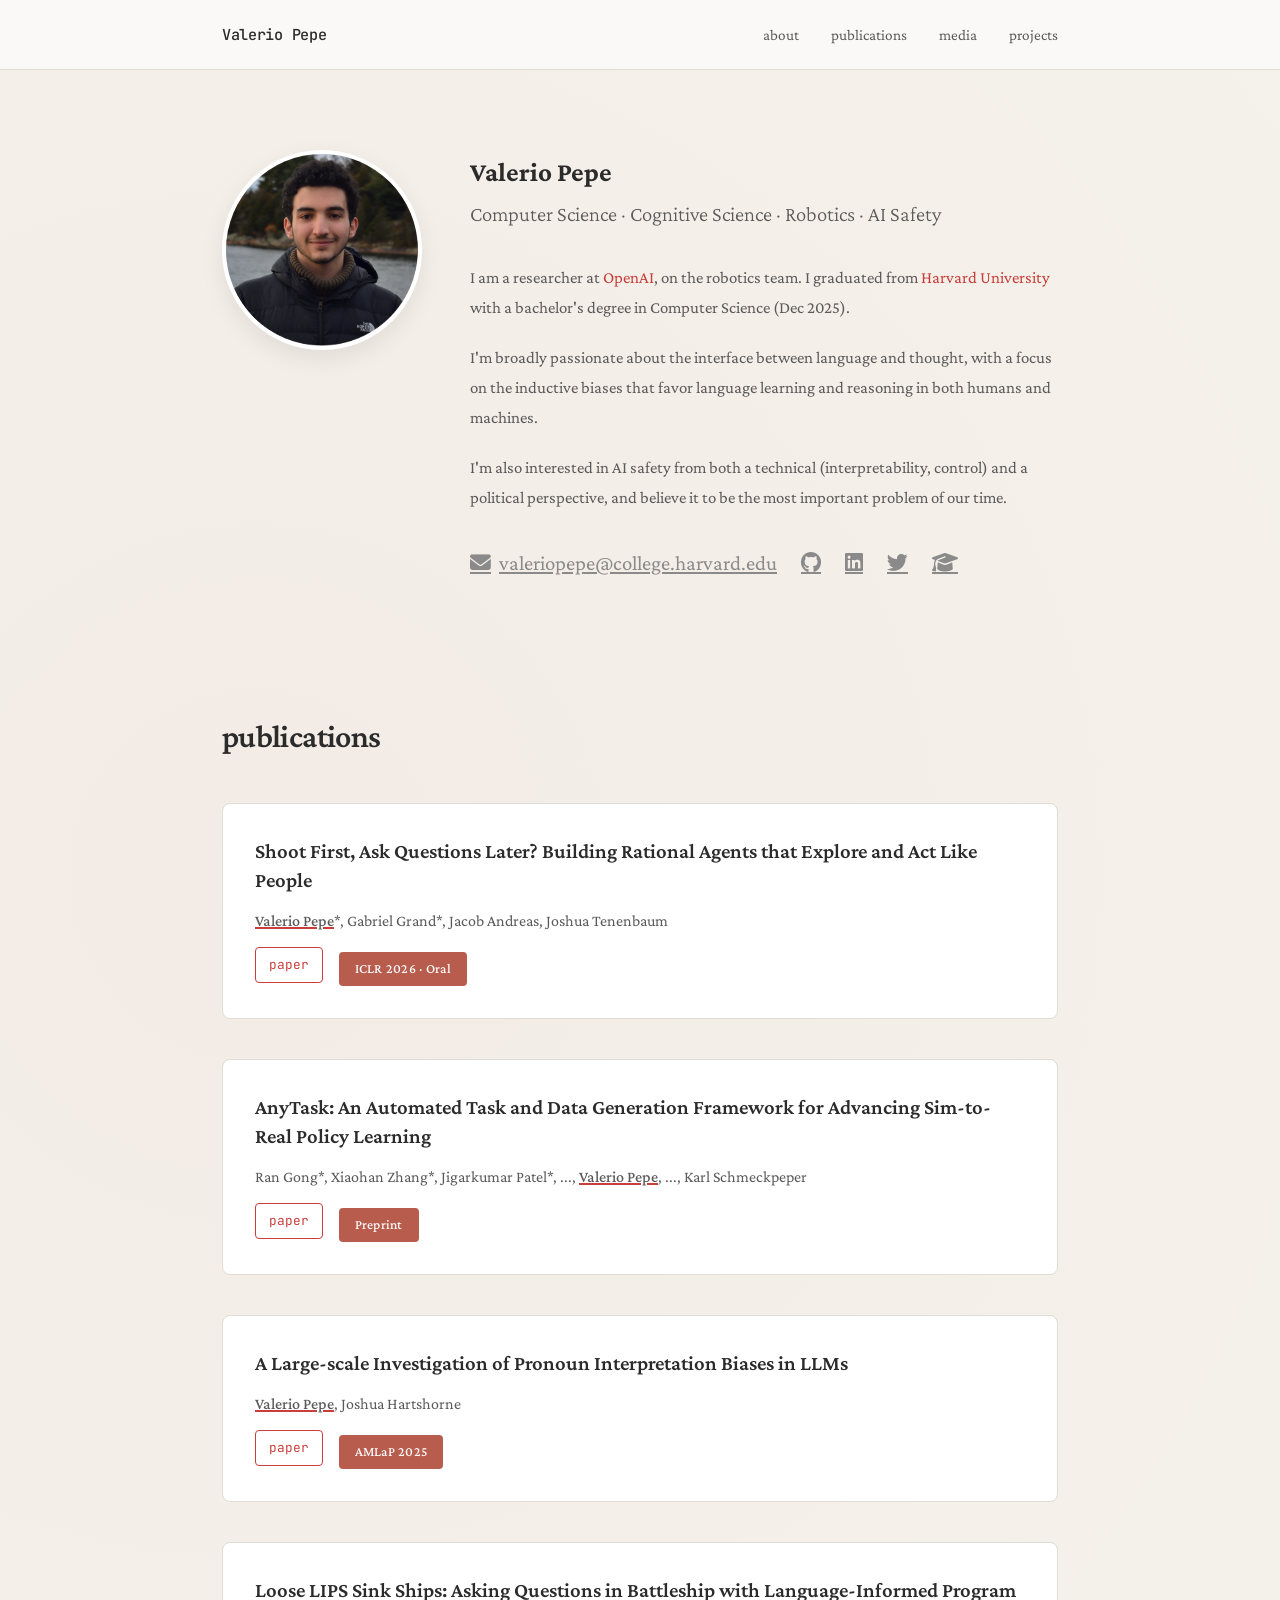
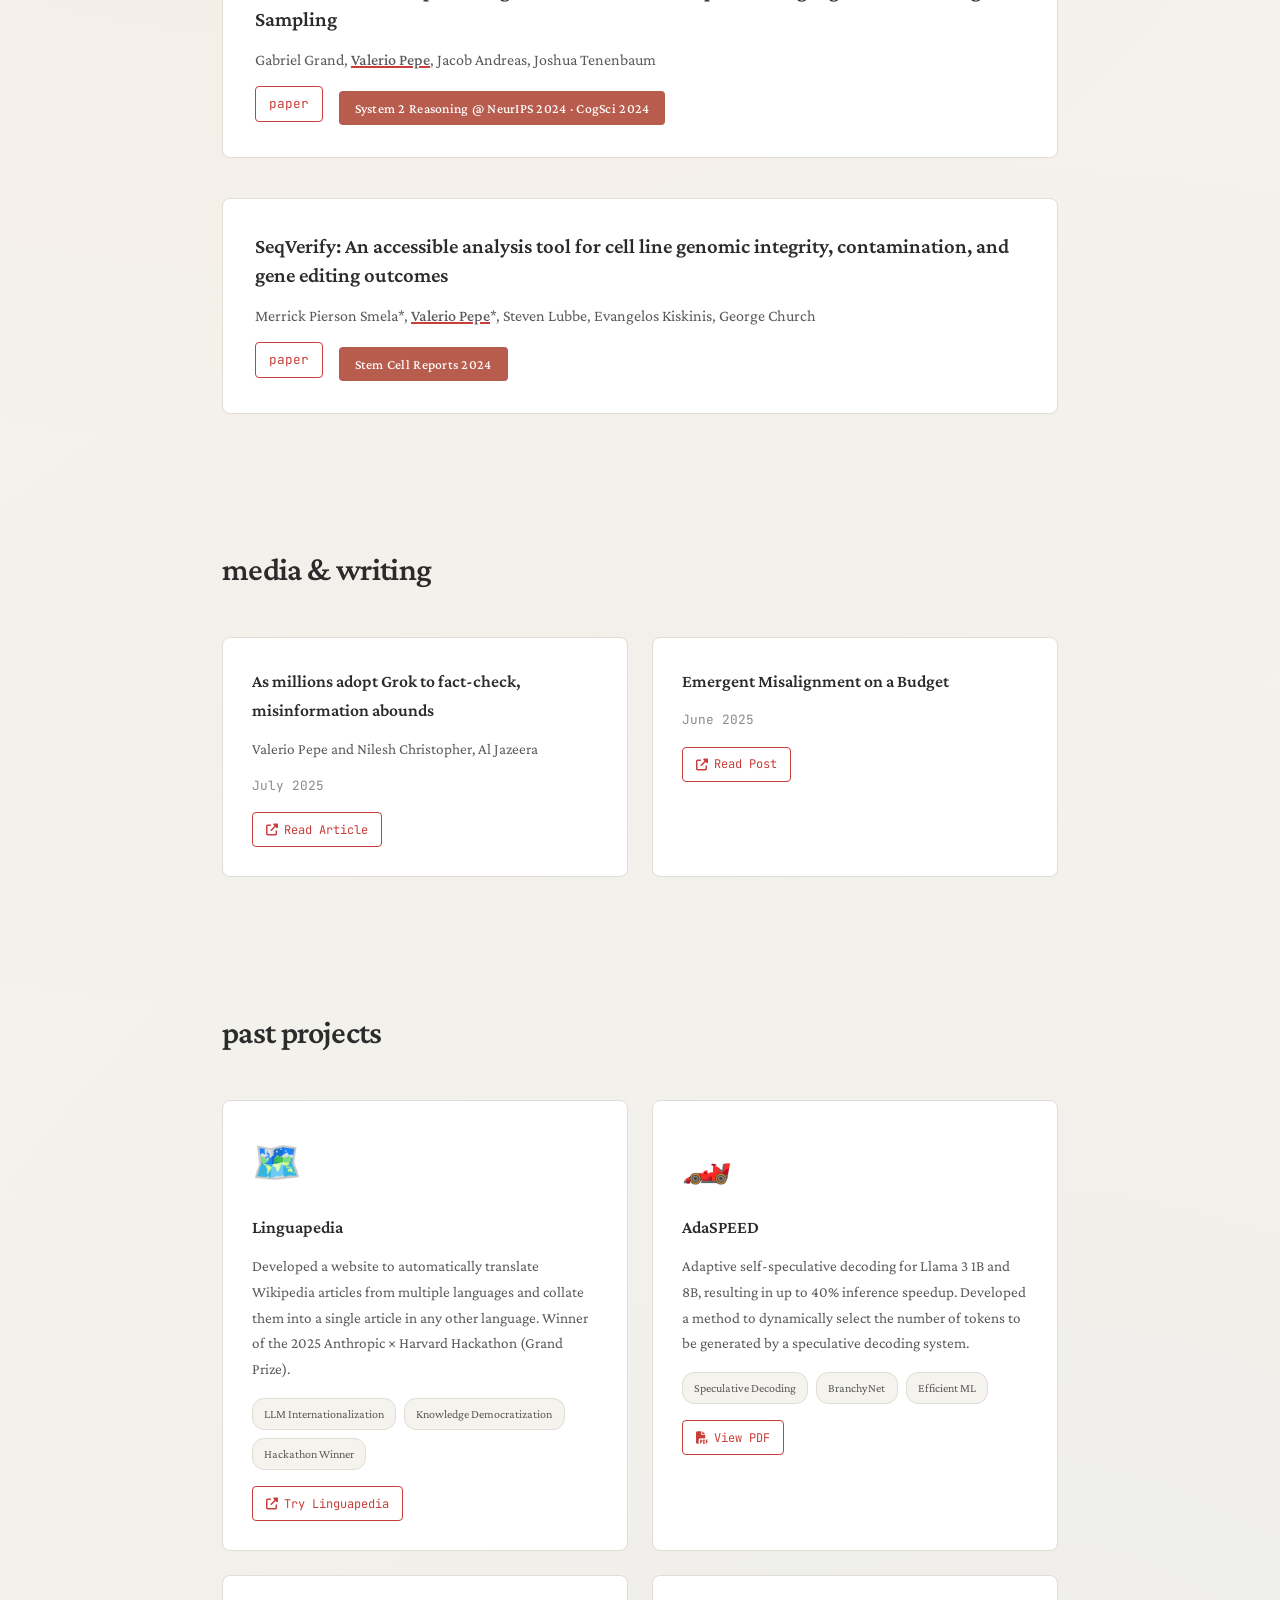
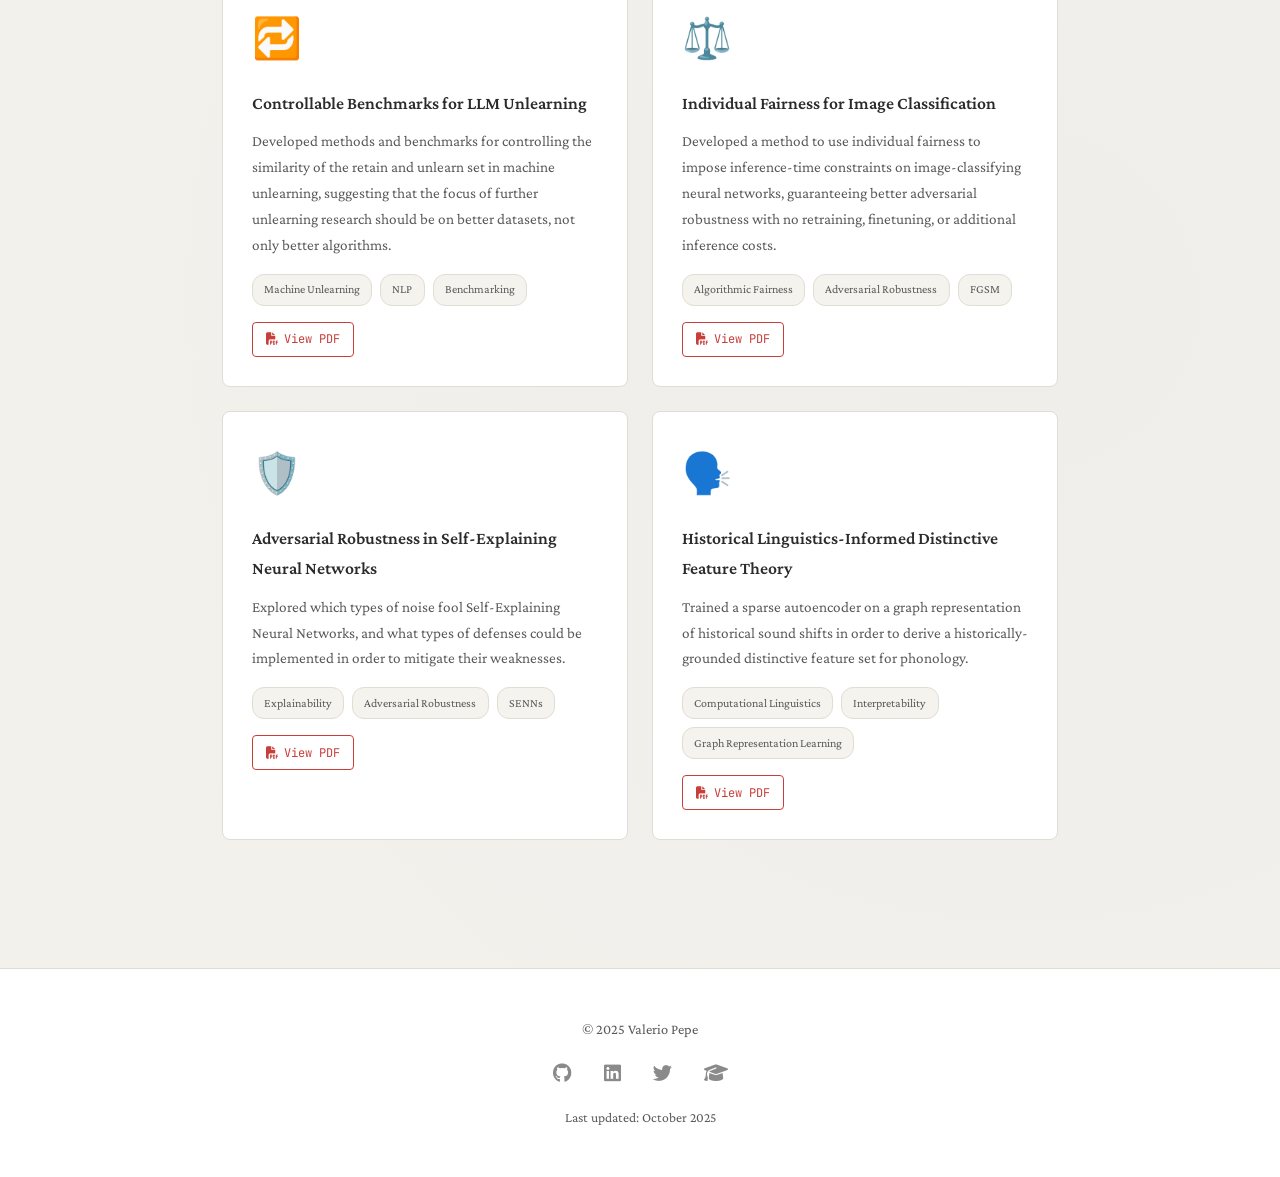
<file: index.html>
<!DOCTYPE html>
<html lang="en">
<head>
    <meta charset="UTF-8">
    <meta name="viewport" content="width=device-width, initial-scale=1.0">
    <title>Valerio Pepe </title>
    <link rel="stylesheet" href="https://cdnjs.cloudflare.com/ajax/libs/font-awesome/6.4.0/css/all.min.css">
    <link rel="preconnect" href="https://fonts.googleapis.com">
    <link rel="preconnect" href="https://fonts.gstatic.com" crossorigin>
    <link href="https://fonts.googleapis.com/css2?family=Crimson+Pro:wght@300;400;600&family=JetBrains+Mono:wght@400;500&display=swap" rel="stylesheet">
    <style>
        :root {
            /* Sanzo Wada inspired palette */
            --bg-primary: #f5f3ed;
            --bg-secondary: #ffffff;
            --text-primary: #2b2b2b;
            --text-secondary: #5a5a5a;
            --text-tertiary: #8a8a8a;
            --accent-primary: #c73e3a;
            --accent-secondary: #4a6fa5;
            --accent-rust: #b85c4e;
            --accent-sage: #8b9d83;
            --accent-gold: #d4a574;
            --border-color: #e0ddd4;
            --shadow-sm: 0 1px 3px rgba(0,0,0,0.04);
            --shadow-md: 0 4px 12px rgba(0,0,0,0.06);
            --shadow-lg: 0 8px 24px rgba(0,0,0,0.08);
        }

        * {
            margin: 0;
            padding: 0;
            box-sizing: border-box;
        }

        html {
            scroll-behavior: smooth;
            scroll-padding-top: 90px;
        }

        body {
            font-family: 'Crimson Pro', serif;
            color: var(--text-primary);
            background: 
                radial-gradient(circle at 20% 20%, rgba(199, 62, 58, 0.04) 0%, transparent 50%),
                radial-gradient(circle at 80% 80%, rgba(74, 111, 165, 0.04) 0%, transparent 50%),
                var(--bg-primary);
            line-height: 1.7;
            font-size: 18px;
            overflow-x: hidden;
        }

        /* Animations */
        @keyframes fadeInUp {
            from {
                opacity: 0;
                transform: translateY(30px);
            }
            to {
                opacity: 1;
                transform: translateY(0);
            }
        }

        @keyframes fadeIn {
            from { opacity: 0; }
            to { opacity: 1; }
        }

        @keyframes slideInLeft {
            from {
                opacity: 0;
                transform: translateX(-30px);
            }
            to {
                opacity: 1;
                transform: translateX(0);
            }
        }

        /* Header */
        header {
            background: rgba(250, 250, 248, 0.92);
            backdrop-filter: blur(10px);
            border-bottom: 1px solid var(--border-color);
            padding: 1.2rem 0;
            position: sticky;
            top: 0;
            z-index: 1000;
            animation: fadeIn 0.6s ease-out;
        }

        .header-container {
            max-width: 900px;
            margin: 0 auto;
            padding: 0 2rem;
            display: flex;
            justify-content: space-between;
            align-items: center;
        }

        .logo {
            font-family: 'JetBrains Mono', monospace;
            font-size: 0.95rem;
            font-weight: 500;
            color: var(--text-primary);
            letter-spacing: -0.02em;
        }

        nav ul {
            display: flex;
            list-style: none;
            gap: 2rem;
        }

        nav a {
            color: var(--text-secondary);
            text-decoration: none;
            font-size: 0.95rem;
            transition: color 0.3s ease;
            position: relative;
        }

        nav a::after {
            content: '';
            position: absolute;
            bottom: -4px;
            left: 0;
            width: 0;
            height: 1px;
            background: var(--accent-primary);
            transition: width 0.3s ease;
        }

        nav a:hover {
            color: var(--accent-primary);
        }

        nav a:hover::after {
            width: 100%;
        }

        /* Hero Section */
        .hero {
            max-width: 900px;
            margin: 0 auto;
            padding: 5rem 2rem 4rem;
            animation: fadeInUp 0.8s ease-out;
            display: flex;
            gap: 3rem;
            align-items: flex-start;
        }

        .profile-photo {
            flex-shrink: 0;
            width: 200px;
            height: 200px;
            border-radius: 50%;
            overflow: hidden;
            border: 4px solid var(--bg-secondary);
            box-shadow: var(--shadow-lg);
            animation: fadeIn 0.8s ease-out 0.2s backwards;
        }

        .profile-photo img {
            width: 100%;
            height: 100%;
            object-fit: cover;
        }

        .hero-text {
            flex: 1;
        }

        .hero-content h1 {
            font-size: 3.5rem;
            font-weight: 600;
            color: var(--text-primary);
            margin-bottom: 1rem;
            line-height: 1.1;
            letter-spacing: -0.03em;
        }

        .hero-subtitle {
            font-size: 1.3rem;
            color: var(--text-secondary);
            margin-bottom: 2rem;
            font-weight: 300;
        }

        .hero-description {
            font-size: 1.05rem;
            color: var(--text-secondary);
            max-width: 700px;
            line-height: 1.8;
            margin-bottom: 2rem;
        }

        .hero-description p {
            margin-bottom: 1.2rem;
        }

        .hero-description a {
            color: var(--accent-primary);
            text-decoration: none;
            border-bottom: 1px solid transparent;
            transition: border-color 0.3s ease;
        }

        .hero-description a:hover {
            border-bottom-color: var(--accent-primary);
        }

        .social-links {
            display: flex;
            gap: 1.5rem;
            margin-top: 2rem;
        }

        .social-links a {
            color: var(--text-tertiary);
            font-size: 1.3rem;
            transition: all 0.3s ease;
            display: inline-flex;
            align-items: center;
            gap: 0.5rem;
        }

        .social-links a:hover {
            color: var(--accent-primary);
            transform: translateY(-2px);
        }

        /* Section */
        .section {
            max-width: 900px;
            margin: 0 auto;
            padding: 4rem 2rem;
        }

        .section-title {
            font-size: 2rem;
            font-weight: 600;
            color: var(--text-primary);
            margin-bottom: 2.5rem;
            letter-spacing: -0.02em;
            animation: slideInLeft 0.6s ease-out;
        }

        /* Publications */
        .publications-list {
            display: flex;
            flex-direction: column;
            gap: 2.5rem;
        }

        .publication {
            background: var(--bg-secondary);
            border: 1px solid var(--border-color);
            border-radius: 8px;
            padding: 2rem;
            transition: all 0.3s ease;
            animation: fadeInUp 0.6s ease-out backwards;
        }

        .publication:nth-child(1) { animation-delay: 0.1s; }
        .publication:nth-child(2) { animation-delay: 0.2s; }
        .publication:nth-child(3) { animation-delay: 0.3s; }
        .publication:nth-child(4) { animation-delay: 0.4s; }
        .publication:nth-child(5) { animation-delay: 0.5s; }
        .publication:nth-child(6) { animation-delay: 0.6s; }

        .publication:hover {
            box-shadow: var(--shadow-lg);
            border-color: var(--accent-primary);
            transform: translateY(-2px);
        }

        .pub-title {
            font-size: 1.3rem;
            font-weight: 600;
            color: var(--text-primary);
            margin-bottom: 0.8rem;
            line-height: 1.4;
        }

        .pub-authors {
            color: var(--text-secondary);
            margin-bottom: 0.6rem;
            font-size: 1rem;
        }

        .pub-authors .author-name {
            text-decoration: underline;
            text-decoration-color: var(--accent-primary);
            text-decoration-thickness: 2px;
            font-weight: 500;
        }

        .pub-venue {
            display: inline-block;
            background: var(--accent-rust);
            color: white;
            padding: 0.35rem 1rem;
            border-radius: 4px;
            font-size: 0.85rem;
            font-weight: 500;
            margin-top: 0.5rem;
            letter-spacing: 0.02em;
        }

        .pub-links {
            display: flex;
            gap: 1rem;
            margin-top: 1rem;
            flex-wrap: wrap;
            align-items: center;
        }

        .pub-link {
            font-family: 'JetBrains Mono', monospace;
            font-size: 0.8rem;
            color: var(--accent-primary);
            text-decoration: none;
            padding: 0.4rem 0.8rem;
            border: 1px solid var(--accent-primary);
            border-radius: 4px;
            transition: all 0.3s ease;
        }

        .pub-link:hover {
            background: var(--accent-primary);
            color: white;
        }

        .pub-venue-inline {
            display: inline-flex;
            align-items: center;
            gap: 1rem;
        }

        /* Media & Projects */
        .media-grid, .projects-grid {
            display: grid;
            grid-template-columns: repeat(auto-fill, minmax(280px, 1fr));
            gap: 1.5rem;
            animation: fadeInUp 0.6s ease-out 0.2s backwards;
        }

        .media-item, .project-card {
            background: var(--bg-secondary);
            border: 1px solid var(--border-color);
            border-radius: 8px;
            padding: 1.8rem;
            transition: all 0.3s ease;
        }

        .project-emoji {
            font-size: 2.5rem;
            margin-bottom: 1rem;
            display: block;
        }

        .media-item:hover, .project-card:hover {
            box-shadow: var(--shadow-md);
            transform: translateY(-2px);
        }

        .media-title, .project-title {
            font-size: 1.1rem;
            font-weight: 600;
            color: var(--text-primary);
            margin-bottom: 0.6rem;
        }

        .media-source, .project-description {
            color: var(--text-secondary);
            font-size: 0.95rem;
            margin-bottom: 0.8rem;
        }

        .media-date {
            font-family: 'JetBrains Mono', monospace;
            font-size: 0.8rem;
            color: var(--text-tertiary);
        }

        .media-links {
            display: flex;
            gap: 0.8rem;
            margin-top: 1rem;
        }

        .media-link {
            font-family: 'JetBrains Mono', monospace;
            font-size: 0.75rem;
            color: var(--accent-primary);
            text-decoration: none;
            padding: 0.4rem 0.8rem;
            border: 1px solid var(--accent-primary);
            border-radius: 4px;
            transition: all 0.3s ease;
            display: inline-flex;
            align-items: center;
            gap: 0.4rem;
        }

        .media-link:hover {
            background: var(--accent-primary);
            color: white;
        }

        .project-tags {
            display: flex;
            flex-wrap: wrap;
            gap: 0.5rem;
            margin-top: 1rem;
        }

        .project-tag {
            font-size: 0.75rem;
            background: var(--bg-primary);
            color: var(--text-secondary);
            padding: 0.3rem 0.7rem;
            border-radius: 12px;
            border: 1px solid var(--border-color);
        }

        .project-links {
            display: flex;
            gap: 0.8rem;
            margin-top: 1rem;
        }

        .project-link {
            font-family: 'JetBrains Mono', monospace;
            font-size: 0.75rem;
            color: var(--accent-primary);
            text-decoration: none;
            padding: 0.4rem 0.8rem;
            border: 1px solid var(--accent-primary);
            border-radius: 4px;
            transition: all 0.3s ease;
            display: inline-flex;
            align-items: center;
            gap: 0.4rem;
        }

        .project-link:hover {
            background: var(--accent-primary);
            color: white;
        }

        /* Experience */
        /* Footer */
        footer {
            background: var(--bg-secondary);
            border-top: 1px solid var(--border-color);
            padding: 3rem 2rem;
            margin-top: 4rem;
            text-align: center;
        }

        .footer-content {
            max-width: 900px;
            margin: 0 auto;
            color: var(--text-secondary);
            font-size: 0.9rem;
        }

        .footer-links {
            display: flex;
            justify-content: center;
            gap: 2rem;
            margin-top: 1rem;
        }

        .footer-links a {
            color: var(--text-tertiary);
            font-size: 1.2rem;
            transition: color 0.3s ease;
        }

        .footer-links a:hover {
            color: var(--accent-primary);
        }

        /* Back to top */
        .back-to-top {
            position: fixed;
            bottom: 2rem;
            right: 2rem;
            width: 48px;
            height: 48px;
            background: var(--accent-primary);
            color: white;
            border-radius: 50%;
            display: flex;
            align-items: center;
            justify-content: center;
            text-decoration: none;
            opacity: 0;
            pointer-events: none;
            transition: all 0.3s ease;
            box-shadow: var(--shadow-md);
        }

        .back-to-top.visible {
            opacity: 1;
            pointer-events: all;
        }

        .back-to-top:hover {
            transform: translateY(-4px);
            box-shadow: var(--shadow-lg);
        }

        /* Responsive */
        @media (max-width: 768px) {
            html {
                font-size: 16px;
            }

            .hero {
                padding: 3rem 1.5rem 2rem;
                flex-direction: column;
                align-items: center;
                text-align: left;
                gap: 2rem;
            }

            .profile-photo {
                width: 140px;
                height: 140px;
            }

            .hero-text {
                width: 100%;
            }

            .hero-content h1 {
                font-size: 2.2rem;
            }

            .hero-subtitle {
                font-size: 1.1rem;
            }

            .hero-description {
                font-size: 1rem;
            }

            .social-links {
                flex-wrap: wrap;
                justify-content: flex-start;
                gap: 1rem;
            }

            .social-links a {
                font-size: 1.1rem;
            }

            .section {
                padding: 2.5rem 1.5rem;
            }

            .section-title {
                font-size: 1.6rem;
            }

            .header-container {
                flex-direction: column;
                gap: 1rem;
                text-align: center;
            }

            nav ul {
                flex-wrap: wrap;
                justify-content: center;
            }

            .pub-title {
                font-size: 1.15rem;
            }

            .pub-venue-inline {
                flex-direction: column;
                align-items: flex-start;
                gap: 0.8rem;
            }

            .media-grid, .projects-grid {
                grid-template-columns: 1fr;
            }

            .project-emoji {
                font-size: 2rem;
            }

            .back-to-top {
                bottom: 1.5rem;
                right: 1.5rem;
                width: 44px;
                height: 44px;
            }
        }

        @media (max-width: 480px) {
            html {
                font-size: 15px;
            }

            .hero {
                padding: 2rem 1rem 1.5rem;
            }

            .profile-photo {
                width: 120px;
                height: 120px;
            }

            .hero-content h1 {
                font-size: 1.9rem;
            }

            .hero-subtitle {
                font-size: 1rem;
            }

            .section {
                padding: 2rem 1rem;
            }

            .section-title {
                font-size: 1.4rem;
            }

            nav ul {
                gap: 0.8rem;
                font-size: 0.9rem;
            }

            .logo {
                font-size: 0.9rem;
            }

            .publication {
                padding: 1.5rem;
            }

            .pub-title {
                font-size: 1.05rem;
            }

            .pub-authors, .pub-link, .pub-venue {
                font-size: 0.9rem;
            }

            .media-item, .project-card {
                padding: 1.5rem;
            }

            .project-title, .media-title {
                font-size: 1rem;
            }

            .footer-links {
                gap: 1.5rem;
            }
        }
    </style>
</head>
<body>
    <header>
        <div class="header-container">
            <div class="logo">Valerio Pepe</div>
            <nav>
                <ul>
                    <li><a href="#about">about</a></li>
                    <li><a href="#publications">publications</a></li>
                    <li><a href="#media">media</a></li>
                    <li><a href="#projects">projects</a></li>
                </ul>
            </nav>
        </div>
    </header>

    <section class="hero" id="about">
        <div class="profile-photo">
            <img src="valerio_circular.png" alt="Valerio Pepe">
        </div>
        <div class="hero-text">
            <h1>Valerio Pepe</h1>
            <div class="hero-subtitle"> Computer Science · Cognitive Science · Robotics · AI Safety</div>
            <div class="hero-description">
                <p>I am a researcher at <a href="https://openai.com/" target="_blank">OpenAI</a>, on the robotics team. I graduated from <a href="https://seas.harvard.edu/" target="_blank">Harvard University</a> with a bachelor's degree in Computer Science (Dec 2025).</p>

                <p>I'm broadly passionate about the interface between language and thought, with a focus on the inductive biases that favor language learning and reasoning in both humans and machines.</p>

                <p>I'm also interested in AI safety from both a technical (interpretability, control) and a political perspective, and believe it to be the most important problem of our time.</p>
            </div>
            <div class="social-links">
                <a href="mailto:valeriopepe@college.harvard.edu" title="Email"><i class="fas fa-envelope"></i> valeriopepe@college.harvard.edu</a>
                <a href="https://github.com/vpepe" target="_blank" title="GitHub"><i class="fab fa-github"></i></a>
                <a href="https://www.linkedin.com/in/valerio-pepe/" target="_blank" title="LinkedIn"><i class="fab fa-linkedin"></i></a>
                <a href="https://twitter.com/valerpepe" target="_blank" title="Twitter"><i class="fab fa-twitter"></i></a>
                <a href="https://scholar.google.com/citations?user=HWuzs1QAAAAJ&hl=en" target="_blank" title="Google Scholar"><i class="fas fa-graduation-cap"></i></a>
            </div>
        </div>
    </section>

    <section class="section" id="publications">
        <h2 class="section-title">publications</h2>
        <div class="publications-list">
            <div class="publication">
                <div class="pub-title">Shoot First, Ask Questions Later? Building Rational Agents that Explore and Act Like People</div>
                <div class="pub-authors">
                    <span class="author-name">Valerio Pepe</span>*, Gabriel Grand*, Jacob Andreas, Joshua Tenenbaum
                </div>
                <div class="pub-venue-inline">
                    <a href="https://arxiv.org/abs/2510.20886" class="pub-link" target="_blank">paper</a>
                    <div class="pub-venue">ICLR 2026 · Oral</div>
                </div>
            </div>

            <div class="publication">
                <div class="pub-title">AnyTask: An Automated Task and Data Generation Framework for Advancing Sim-to-Real Policy Learning</div>
                <div class="pub-authors">
                    Ran Gong*, Xiaohan Zhang*, Jigarkumar Patel*, ..., <span class="author-name">Valerio Pepe</span>, ..., Karl Schmeckpeper
                </div>
                <div class="pub-venue-inline">
                    <a href="https://anytask.rai-inst.com/" class="pub-link" target="_blank">paper</a>
                    <div class="pub-venue">Preprint</div>
                </div>
            </div>

            <div class="publication">
                <div class="pub-title">A Large-scale Investigation of Pronoun Interpretation Biases in LLMs</div>
                <div class="pub-authors">
                    <span class="author-name">Valerio Pepe</span>, Joshua Hartshorne
                </div>
                <div class="pub-venue-inline">
                    <a href="https://amlap2025.ff.cuni.cz/wp-content/uploads/sites/131/2025/09/AMLAP_book_of_abstracts.pdf" class="pub-link" target="_blank">paper</a>
                    <div class="pub-venue">AMLaP 2025</div>
                </div>
            </div>

            <div class="publication">
                <div class="pub-title">Loose LIPS Sink Ships: Asking Questions in Battleship with Language-Informed Program Sampling</div>
                <div class="pub-authors">
                    Gabriel Grand, <span class="author-name">Valerio Pepe</span>, Jacob Andreas, Joshua Tenenbaum
                </div>
                <div class="pub-venue-inline">
                    <a href="https://arxiv.org/pdf/2402.19471" class="pub-link" target="_blank">paper</a>
                    <div class="pub-venue">System 2 Reasoning @ NeurIPS 2024 · CogSci 2024</div>
                </div>
            </div>

            <div class="publication">
                <div class="pub-title">SeqVerify: An accessible analysis tool for cell line genomic integrity, contamination, and gene editing outcomes</div>
                <div class="pub-authors">
                    Merrick Pierson Smela*, <span class="author-name">Valerio Pepe</span>*, Steven Lubbe, Evangelos Kiskinis, George Church
                </div>
                <div class="pub-venue-inline">
                    <a href="https://www.cell.com/stem-cell-reports/fulltext/S2213-6711(24)00125-4" class="pub-link" target="_blank">paper</a>
                    <div class="pub-venue">Stem Cell Reports 2024</div>
                </div>
            </div>
        </div>
    </section>

    <section class="section" id="media">
        <h2 class="section-title">media & writing</h2>
        <div class="media-grid">
            <div class="media-item">
                <div class="media-title">As millions adopt Grok to fact-check, misinformation abounds</div>
                <div class="media-source">Valerio Pepe and Nilesh Christopher, Al Jazeera</div>
                <div class="media-date">July 2025</div>
                <div class="media-links">
                    <a href="https://www.aljazeera.com/economy/2025/7/11/as-millions-adopt-grok-to-fact-check-misinformation-abounds" class="media-link" target="_blank"><i class="fas fa-external-link-alt"></i> Read Article</a>
                </div>
            </div>
            <div class="media-item">
                <div class="media-title">Emergent Misalignment on a Budget</div>
                <div class="media-source"> </div>
                <div class="media-date">June 2025</div>
                <div class="media-links">
                    <a href="https://www.lesswrong.com/posts/qHudHZNLCiFrygRiy/emergent-misalignment-on-a-budget" class="media-link" target="_blank"><i class="fas fa-external-link-alt"></i> Read Post</a>
                </div>
            </div>
        </div>
    </section>

    <section class="section" id="projects">
        <h2 class="section-title">past projects</h2>
        <div class="projects-grid">
            <div class="project-card">
                <span class="project-emoji">🗺️</span>
                <div class="project-title">Linguapedia</div>
                <div class="project-description">
                    Developed a website to automatically translate Wikipedia articles from multiple languages and collate them into a single article in any other language. Winner of the 2025 Anthropic × Harvard Hackathon (Grand Prize).
                </div>
                <div class="project-tags">
                    <span class="project-tag">LLM Internationalization</span>
                    <span class="project-tag">Knowledge Democratization</span>
                    <span class="project-tag">Hackathon Winner</span>
                </div>
                <div class="project-links">
                    <a href="https://linguapedia.onrender.com/" class="project-link" target="_blank"><i class="fas fa-external-link-alt"></i> Try Linguapedia</a>
                </div>
            </div>

            <div class="project-card">
                <span class="project-emoji">🏎️</span>
                <div class="project-title">AdaSPEED</div>
                <div class="project-description">
                    Adaptive self-speculative decoding for Llama 3 1B and 8B, resulting in up to 40% inference speedup. Developed a method to dynamically select the number of tokens to be generated by a speculative decoding system.
                </div>
                <div class="project-tags">
                    <span class="project-tag">Speculative Decoding</span>
                    <span class="project-tag">BranchyNet</span>
                    <span class="project-tag">Efficient ML</span>
                </div>
                <div class="project-links">
                    <a href="https://vpepe.github.io/projects/adaspeed.pdf" class="project-link" target="_blank"><i class="fas fa-file-pdf"></i> View PDF</a>
                </div>
            </div>

            <div class="project-card">
                <span class="project-emoji">🔁</span>
                <div class="project-title">Controllable Benchmarks for LLM Unlearning</div>
                <div class="project-description">
                    Developed methods and benchmarks for controlling the similarity of the retain and unlearn set in machine unlearning, suggesting that the focus of further unlearning research should be on better datasets, not only better algorithms.
                </div>
                <div class="project-tags">
                    <span class="project-tag">Machine Unlearning</span>
                    <span class="project-tag">NLP</span>
                    <span class="project-tag">Benchmarking</span>
                </div>
                <div class="project-links">
                    <a href="https://vpepe.github.io/projects/benchmarks.pdf" class="project-link" target="_blank"><i class="fas fa-file-pdf"></i> View PDF</a>
                </div>
            </div>

            <div class="project-card">
                <span class="project-emoji">⚖️</span>
                <div class="project-title">Individual Fairness for Image Classification</div>
                <div class="project-description">
                    Developed a method to use individual fairness to impose inference-time constraints on image-classifying neural networks, guaranteeing better adversarial robustness with no retraining, finetuning, or additional inference costs.
                </div>
                <div class="project-tags">
                    <span class="project-tag">Algorithmic Fairness</span>
                    <span class="project-tag">Adversarial Robustness</span>
                    <span class="project-tag">FGSM</span>
                </div>
                <div class="project-links">
                    <a href="https://vpepe.github.io/projects/individual_fairness.pdf" class="project-link" target="_blank"><i class="fas fa-file-pdf"></i> View PDF</a>
                </div>
            </div>

            <div class="project-card">
                <span class="project-emoji">🛡️</span>
                <div class="project-title">Adversarial Robustness in Self-Explaining Neural Networks</div>
                <div class="project-description">
                    Explored which types of noise fool Self-Explaining Neural Networks, and what types of defenses could be implemented in order to mitigate their weaknesses.
                </div>
                <div class="project-tags">
                    <span class="project-tag">Explainability</span>
                    <span class="project-tag">Adversarial Robustness</span>
                    <span class="project-tag">SENNs</span>
                </div>
                <div class="project-links">
                    <a href="https://vpepe.github.io/projects/senns.pdf" class="project-link" target="_blank"><i class="fas fa-file-pdf"></i> View PDF</a>
                </div>
            </div>

            <div class="project-card">
                <span class="project-emoji">🗣️</span>
                <div class="project-title">Historical Linguistics-Informed Distinctive Feature Theory</div>
                <div class="project-description">
                    Trained a sparse autoencoder on a graph representation of historical sound shifts in order to derive a historically-grounded distinctive feature set for phonology.
                </div>
                <div class="project-tags">
                    <span class="project-tag">Computational Linguistics</span>
                    <span class="project-tag">Interpretability</span>
                    <span class="project-tag">Graph Representation Learning</span>
                </div>
                <div class="project-links">
                    <a href="https://vpepe.github.io/projects/distinctive_features.pdf" class="project-link" target="_blank"><i class="fas fa-file-pdf"></i> View PDF</a>
                </div>
            </div>
        </div>
    </section>

    <footer>
        <div class="footer-content">
            <p>© 2025 Valerio Pepe</p>
            <div class="footer-links">
                <a href="https://github.com/vpepe" target="_blank"><i class="fab fa-github"></i></a>
                <a href="https://www.linkedin.com/in/valerio-pepe/" target="_blank"><i class="fab fa-linkedin"></i></a>
                <a href="https://twitter.com/valerpepe" target="_blank"><i class="fab fa-twitter"></i></a>
                <a href="https://scholar.google.com/citations?user=HWuzs1QAAAAJ&hl=en" target="_blank"><i class="fas fa-graduation-cap"></i></a>
            </div>
            <p style="margin-top: 1rem; font-size: 0.85rem;">Last updated: October 2025</p>
        </div>
    </footer>

    <a href="#" class="back-to-top" id="backToTop">
        <i class="fas fa-arrow-up"></i>
    </a>

    <script>
        // Back to top button
        const backToTopButton = document.getElementById('backToTop');
        
        window.addEventListener('scroll', () => {
            if (window.pageYOffset > 400) {
                backToTopButton.classList.add('visible');
            } else {
                backToTopButton.classList.remove('visible');
            }
        });

        // Smooth scrolling
        document.querySelectorAll('a[href^="#"]').forEach(anchor => {
            anchor.addEventListener('click', function(e) {
                e.preventDefault();
                const target = this.getAttribute('href');
                
                if (target === '#') {
                    window.scrollTo({ top: 0, behavior: 'smooth' });
                } else {
                    document.querySelector(target).scrollIntoView({ behavior: 'smooth' });
                }
            });
        });

        // Animate elements on scroll
        const observerOptions = {
            threshold: 0.1,
            rootMargin: '0px 0px -50px 0px'
        };

        const observer = new IntersectionObserver((entries) => {
            entries.forEach(entry => {
                if (entry.isIntersecting) {
                    entry.target.style.opacity = '1';
                    entry.target.style.transform = 'translateY(0)';
                }
            });
        }, observerOptions);

        document.querySelectorAll('.publication, .project-card, .media-item').forEach(el => {
            observer.observe(el);
        });
    </script>
</body>
</html>
</file>
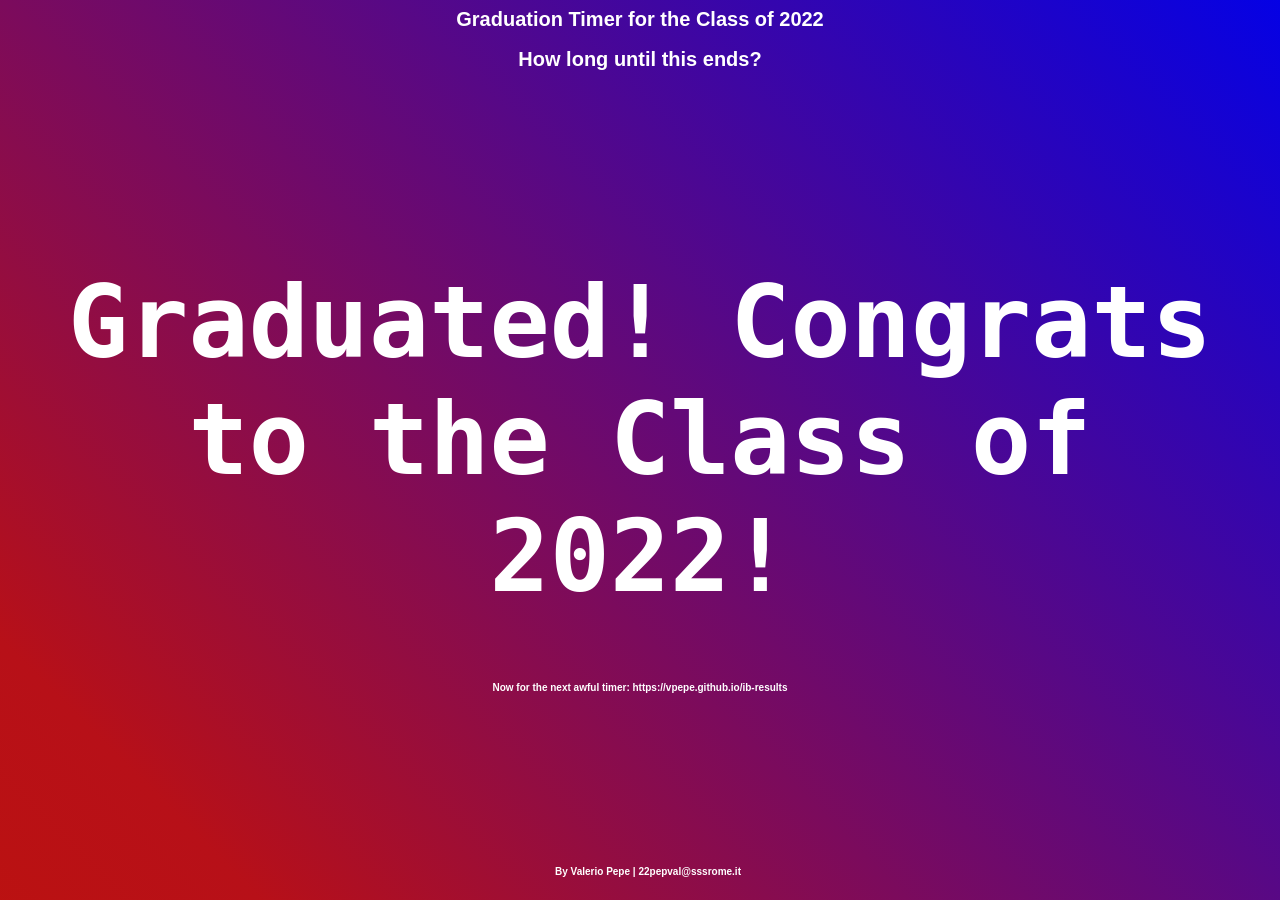
<file: graduation.html>
<link rel="stylesheet" type="text/css" href="main.css">
<link rel="apple-touch-icon" sizes="57x57" href="/favicon/timer/apple-icon-57x57.png">
<link rel="apple-touch-icon" sizes="60x60" href="/favicon/timer/apple-icon-60x60.png">
<link rel="apple-touch-icon" sizes="72x72" href="/favicon/timer/apple-icon-72x72.png">
<link rel="apple-touch-icon" sizes="76x76" href="/favicon/timer/apple-icon-76x76.png">
<link rel="apple-touch-icon" sizes="114x114" href="/favicon/timer/apple-icon-114x114.png">
<link rel="apple-touch-icon" sizes="120x120" href="/favicon/timer/apple-icon-120x120.png">
<link rel="apple-touch-icon" sizes="144x144" href="/favicon/timer/apple-icon-144x144.png">
<link rel="apple-touch-icon" sizes="152x152" href="/favicon/timer/apple-icon-152x152.png">
<link rel="apple-touch-icon" sizes="180x180" href="/favicon/timer/apple-icon-180x180.png">
<link rel="icon" type="image/png" sizes="192x192"  href="/favicon/timer/android-icon-192x192.png">
<link rel="icon" type="image/png" sizes="32x32" href="/favicon/timer/favicon-32x32.png">
<link rel="icon" type="image/png" sizes="96x96" href="/favicon/timer/favicon-96x96.png">
<link rel="icon" type="image/png" sizes="16x16" href="/favicon/timer/favicon-16x16.png">
<link rel="manifest" href="/favicon/timer/manifest.json">
<meta name="msapplication-TileColor" content="#ffffff">
<meta name="msapplication-TileImage" content="/favicon/timer/ms-icon-144x144.png">
<meta name="theme-color" content="#ffffff">
<title>2022 Graduation Timer</title>

<body>
<h2>Graduation Timer for the Class of 2022</h2>
<h2>How long until this ends?</h2>
<h1 id="timer"></h1>
<h6 id="next"></h6>
<div class="footer"><h6>By Valerio Pepe | 22pepval@sssrome.it</h6></div>
</body>

<script>
	var countdown = new Date("May 28, 2022 00:00:00").getTime();
	function difference(){
		var timeNow = new Date().getTime();
		var timestampRemaining = countdown-timeNow;
		const times = [Math.floor(timestampRemaining/(1000*60*60*24)),Math.floor((timestampRemaining % (1000*60*60*24)) / (1000*60*60)),Math.floor((timestampRemaining%(1000*60*60))/(1000*60)),Math.floor((timestampRemaining%(1000*60))/(1000))];
		
		document.getElementById("timer").innerHTML = times[0]+"days "+times[1]+"hr "+times[2]+"min "+times[3]+"sec ";
		
		if (timestampRemaining < 0){
			document.getElementById("timer").innerHTML = "Graduated! Congrats to the Class of 2022!";
			document.getElementById("next").innerHTML = "Now for the next awful timer: https://vpepe.github.io/ib-results";
		}
	}
	var update = setInterval(difference,1000);
</script>
</file>
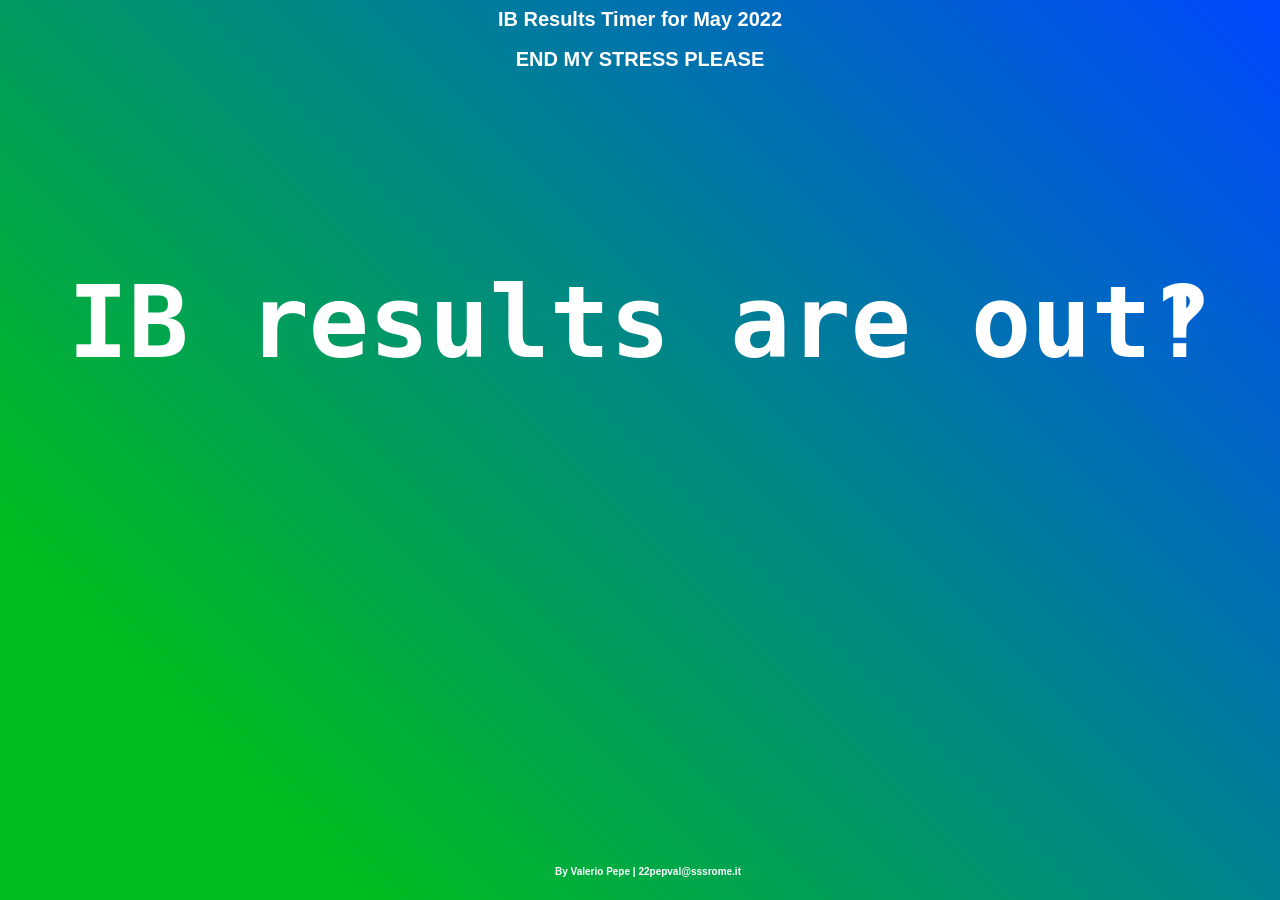
<file: ib-results.html>
<link rel="stylesheet" type="text/css" href="main2.css">
<link rel="apple-touch-icon" sizes="57x57" href="/favicon/timer/apple-icon-57x57.png">
<link rel="apple-touch-icon" sizes="60x60" href="/favicon/timer/apple-icon-60x60.png">
<link rel="apple-touch-icon" sizes="72x72" href="/favicon/timer/apple-icon-72x72.png">
<link rel="apple-touch-icon" sizes="76x76" href="/favicon/timer/apple-icon-76x76.png">
<link rel="apple-touch-icon" sizes="114x114" href="/favicon/timer/apple-icon-114x114.png">
<link rel="apple-touch-icon" sizes="120x120" href="/favicon/timer/apple-icon-120x120.png">
<link rel="apple-touch-icon" sizes="144x144" href="/favicon/timer/apple-icon-144x144.png">
<link rel="apple-touch-icon" sizes="152x152" href="/favicon/timer/apple-icon-152x152.png">
<link rel="apple-touch-icon" sizes="180x180" href="/favicon/timer/apple-icon-180x180.png">
<link rel="icon" type="image/png" sizes="192x192"  href="/favicon/timer/android-icon-192x192.png">
<link rel="icon" type="image/png" sizes="32x32" href="/favicon/timer/favicon-32x32.png">
<link rel="icon" type="image/png" sizes="96x96" href="/favicon/timer/favicon-96x96.png">
<link rel="icon" type="image/png" sizes="16x16" href="/favicon/timer/favicon-16x16.png">
<link rel="manifest" href="/favicon/timer/manifest.json">
<meta name="msapplication-TileColor" content="#ffffff">
<meta name="msapplication-TileImage" content="/favicon/timer/ms-icon-144x144.png">
<meta name="theme-color" content="#ffffff">
<title>M22 IB Results Timer</title>

<body>
<h2>IB Results Timer for May 2022</h2>
<h2>END MY STRESS PLEASE</h2>
<h1 id="timer"></h1>
<div class="footer"><h6>By Valerio Pepe | 22pepval@sssrome.it</h6></div>
</body>

<script>
	var countdown = new Date("July 6, 2022 00:00:00").getTime();
	function difference(){
		var timeNow = new Date().getTime();
		var timestampRemaining = countdown-timeNow;
		const times = [Math.floor(timestampRemaining/(1000*60*60*24)),Math.floor((timestampRemaining % (1000*60*60*24)) / (1000*60*60)),Math.floor((timestampRemaining%(1000*60*60))/(1000*60)),Math.floor((timestampRemaining%(1000*60))/(1000))];
		
		document.getElementById("timer").innerHTML = times[0]+"days "+times[1]+"hr "+times[2]+"min "+times[3]+"sec ";
		
		if (timestampRemaining < 0){
			document.getElementById("timer").innerHTML = "IB results are out‽";
		}
	}
	var update = setInterval(difference,1000);
</script>
</file>
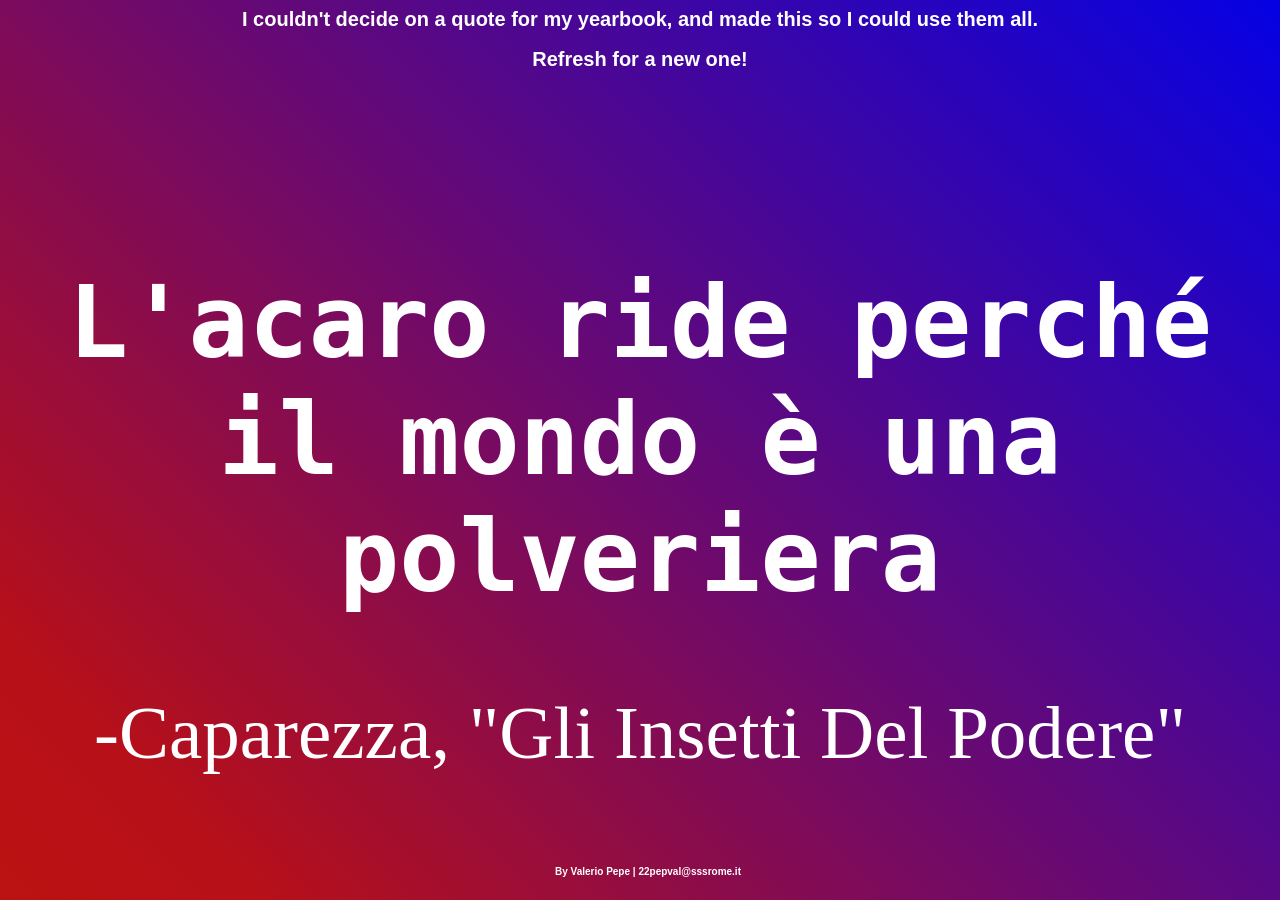
<file: quote.html>
<link rel="stylesheet" type="text/css" href="main.css">
<link rel="apple-touch-icon" sizes="180x180" href="/favicon/apple-touch-icon.png">
<link rel="icon" type="image/png" sizes="32x32" href="/favicon/favicon-32x32.png">
<link rel="icon" type="image/png" sizes="16x16" href="/favicon/favicon-16x16.png">
<link rel="manifest" href="/favicon/site.webmanifest">
<link rel="mask-icon" href="/favicon/safari-pinned-tab.svg" color="#5bbad5">
<meta name="msapplication-TileColor" content="#da532c">
<meta name="theme-color" content="#ffffff">
<title>Valerio's Junior Quote(s)</title>

<body>
<h2>I couldn't decide on a quote for my yearbook, and made this so I could use them all.</h2>
<h2>Refresh for a new one!</h2>
<h1 id="quote"></h1>
<p id="author"></p>
<div class="footer"><h6>By Valerio Pepe | 22pepval@sssrome.it</h6></div>
</body>

<script>
    const quotes = [
                 ["Don't let school get in the way of your education",'Edward Steinberg'],
                 ['The plural of regex is regrets','Unknown'],
                 ['If the sun were made of hamsters, the Earth would be incinerated','Michael Schumacher (context unknown)'],
                 ["Hell isn't a fire pit, but a museum of regrets","Exurb1a, 'The Fifth Science'"],
                 ["This too shall pass",'Traditional'],
                 ["That doesn't how boats is","Matt Gray"],
                 ['How do I take off a mask when it stops being a mask, when it’s as much a part of me as I am?','Elliot Alderson, "Mr. Robot"'],
                 ['Is the word "non-autodescriptive" autodescriptive?','Douglas R. Hofstadter, "Gödel, Escher, Bach"'],
                 ["I'm two and three-quarter cans of Monster in; I can smell colors",'Michael Reeves (Also Valerio Pepe during the essay-writing process)'],
                 ["If we don't believe in freedom of speech for people we despise, we don't believe in it at all",'Noam Chomsky'],
                 ["L'acaro ride perché il mondo è una polveriera",'Caparezza, "Gli Insetti Del Podere"'],
                 ["Dall'uovo si fa presto ad arrivare alla guerra atomica",'Bruno Fioretti, "Febbre da cavallo"'],
                 ['I am stupid','Charles Leclerc'],
                 ['Sinistrosus ut labefacias, Dextrorsus ut manefacias','Engineers'],
                 ['Si sa che non tutti i mali vengono per nuocere, non tutti i sali vengono per cuocere','Daniele Silvestri'],
                 ['Sometimes my genius, it generates gravity','Jeremy Clarkson'],
                 ['Ideology is not only the world we live in, but especially the wrong ways we imagine how to escape','Slavoj Žižek'],
                 ];
  
  Array.prototype.sample = function(){
    return this[Math.floor(Math.random()*this.length)];
  }
  
  var quote_combo = quotes.sample();
  document.getElementById("quote").innerHTML = quote_combo[0];
  document.getElementById("author").innerHTML = "-".concat(quote_combo[1]);
</script>

<script src="https://ajax.googleapis.com/ajax/libs/jquery/2.2.1/jquery.min.js">
  function randomNumber(max){
    return Math.floor(Math.random()*max);
  }
  
  function rn(){
   return randomNumber(256); 
  }
  
  $(body).css("background", "linear-gradient(45deg, #d0d2ff 0%,  #d0fffd 46%, #fffdd0 100%)");
</script>
</file>
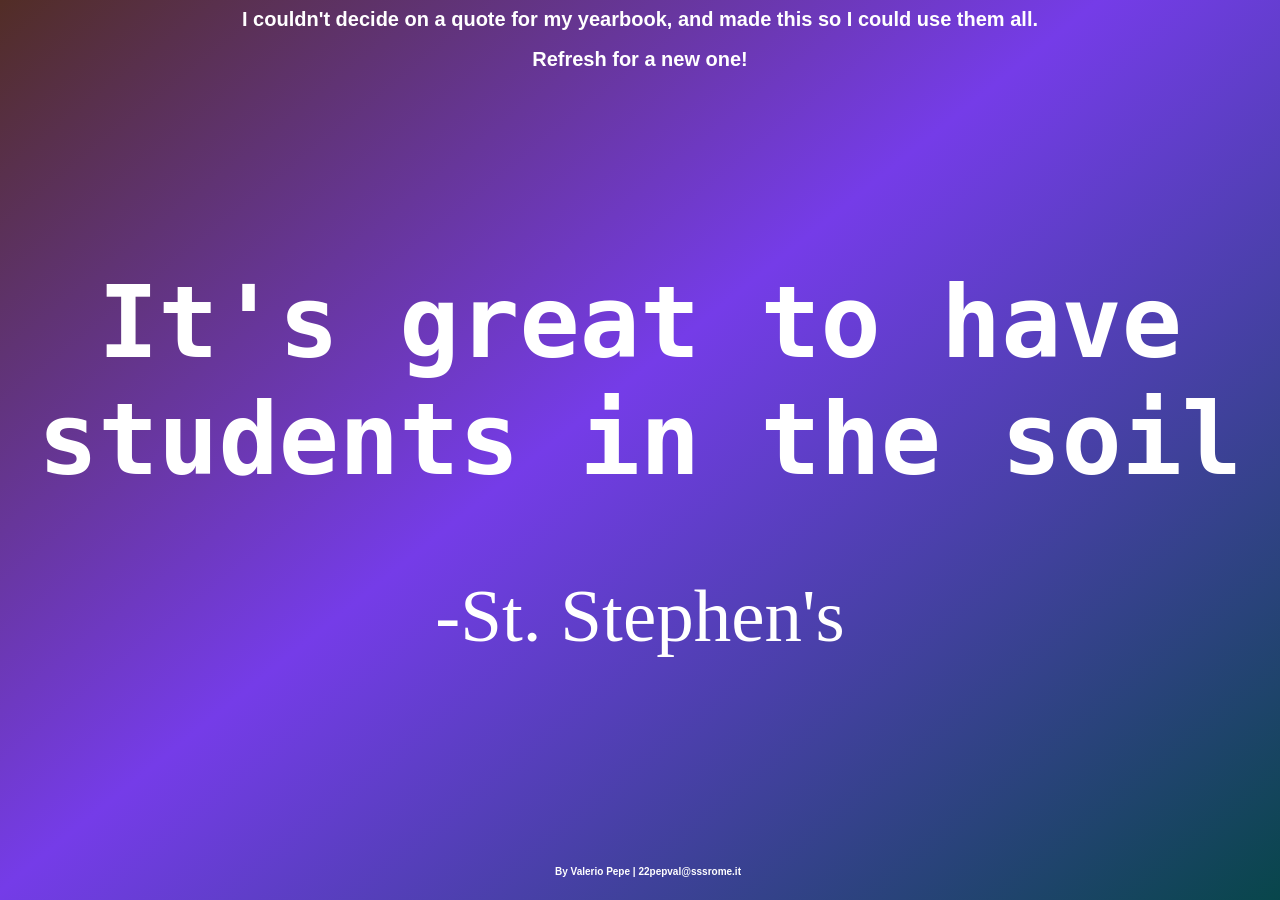
<file: quote/quote.html>
<link rel="stylesheet" type="text/css" href="main.css">
<link rel="apple-touch-icon" sizes="180x180" href="/favicon/apple-touch-icon.png">
<link rel="icon" type="image/png" sizes="32x32" href="/favicon/favicon-32x32.png">
<link rel="icon" type="image/png" sizes="16x16" href="/favicon/favicon-16x16.png">
<link rel="manifest" href="/favicon/site.webmanifest">
<link rel="mask-icon" href="/favicon/safari-pinned-tab.svg" color="#5bbad5">
<meta name="msapplication-TileColor" content="#da532c">
<meta name="theme-color" content="#ffffff">
<title>Valerio's Senior Quote(s)</title>

<body>
<h2>I couldn't decide on a quote for my yearbook, and made this so I could use them all.</h2>
<h2>Refresh for a new one!</h2>
<h1 id="quote"></h1>
<p id="author"></p>
<div class="footer"><h6>By Valerio Pepe | 22pepval@sssrome.it</h6></div>
</body>

<script>
    const quotes = [
                 ["Don't let school get in the way of your education",'Edward Steinberg'],
                 ['If the sun were made of hamsters, the Earth would be incinerated','Michael Schumacher'],
                 ["Hell isn't a fire pit, but a museum of regrets","Alex McKechnie, 'The Fifth Science'"],
                 ["So it goes",'Kurt Vonnegut'],
                 ["That doesn't how boats is","Matt Gray"],
                 ['Is the word "heterological" autological?','Douglas R. Hofstadter, "Gödel, Escher, Bach"'],
                 ["L'acaro ride perché il mondo è una polveriera",'Caparezza, "Gli Insetti Del Podere"'],
                 ['I honestly believe that, sometimes, my genius generates gravity','Jeremy Clarkson'],
                 ['The circle of hatred continues unless we react','Rage Against The Machine, "Take The Power Back"'],
                 ["It's great to have students in the soil","St. Stephen's"],
                 ['tdwhkjwhbsswhandaseuac', "Senior Lounge"]
                 ];
  
  Array.prototype.sample = function(){
    return this[Math.floor(Math.random()*this.length)];
  }
  
  var quote_combo = quotes.sample();
  document.getElementById("quote").innerHTML = quote_combo[0];
  document.getElementById("author").innerHTML = "-".concat(quote_combo[1]);
</script>

<script src="https://ajax.googleapis.com/ajax/libs/jquery/2.2.1/jquery.min.js">
  function randomNumber(max){
    return Math.floor(Math.random()*max);
  }
  
  function rn(){
   return randomNumber(256); 
  }
  
  $(body).css("background", "linear-gradient(45deg, #d0d2ff 0%,  #d0fffd 46%, #fffdd0 100%)");
</script>
</file>
<file: main.css>
body {
	background: hsla(0, 83%, 40%, 1);

	background: linear-gradient(45deg, hsla(0, 83%, 40%, 1) 0%, hsla(357, 84%, 39%, 1) 12%, hsla(241, 99%, 45%, 1) 100%);

	background: -moz-linear-gradient(45deg, hsla(0, 83%, 40%, 1) 0%, hsla(357, 84%, 39%, 1) 12%, hsla(241, 99%, 45%, 1) 100%);

	background: -webkit-linear-gradient(45deg, hsla(0, 83%, 40%, 1) 0%, hsla(357, 84%, 39%, 1) 12%, hsla(241, 99%, 45%, 1) 100%);

	filter: progid: DXImageTransform.Microsoft.gradient( startColorstr="#BD1111", endColorstr="#B61019", GradientType=1 );
}


h1 { 
  font-family:"Lucida Console", Monaco, monospace;
  font-size:100px; 
  color: white; 
  padding: 10% 0 0 0; 
  text-align:center;
}

h2 { 
  font-family:"Lucida Sans Unicode", "Lucida Grande", sans-serif;
  font-size:20px; 
  color: white; 
  padding: 0 0 0 0; 
  text-align:center;
}

h6 { 
  font-family:"Lucida Sans Unicode", "Lucida Grande", sans-serif;
  font-size:10px; 
  color: white; 
  padding: 0 0 0 0; 
  text-align:center;
  vertical-align:bottom;
}

.footer { 
       position: fixed;     
       text-align: center;    
       bottom: 0px; 
       width: 100%;
}  

p {
  font-family:Georgia, serif;
  font-size:75px; 
  color: white; 
  text-align:center;
}
</file>
<file: main2.css>
body {
background: hsla(130, 100%, 37%, 1);

background: linear-gradient(45deg, hsla(130, 100%, 37%, 1) 17%, hsla(223, 100%, 50%, 1) 100%);

background: -moz-linear-gradient(45deg, hsla(130, 100%, 37%, 1) 17%, hsla(223, 100%, 50%, 1) 100%);

background: -webkit-linear-gradient(45deg, hsla(130, 100%, 37%, 1) 17%, hsla(223, 100%, 50%, 1) 100%);

filter: progid: DXImageTransform.Microsoft.gradient( startColorstr="#00BE20", endColorstr="#0048FF", GradientType=1 );
}


h1 { 
  font-family:"Lucida Console", Monaco, monospace;
  font-size:100px; 
  color: white; 
  padding: 10% 0 0 0; 
  text-align:center;
}

h2 { 
  font-family:"Lucida Sans Unicode", "Lucida Grande", sans-serif;
  font-size:20px; 
  color: white; 
  padding: 0 0 0 0; 
  text-align:center;
}

h6 { 
  font-family:"Lucida Sans Unicode", "Lucida Grande", sans-serif;
  font-size:10px; 
  color: white; 
  padding: 0 0 0 0; 
  text-align:center;
  vertical-align:bottom;
}

.footer { 
       position: fixed;     
       text-align: center;    
       bottom: 0px; 
       width: 100%;
}  

p {
  font-family:Georgia, serif;
  font-size:75px; 
  color: white; 
  text-align:center;
}
</file>
<file: quote/main.css>
body {
  background: rgb(8,70,75);
  background: linear-gradient(321deg, rgba(8,70,75,1) 0%, rgba(117,60,232,1) 54%, rgba(82,45,38,1) 100%);
}


h1 { 
  font-family:"Lucida Console", Monaco, monospace;
  font-size:100px; 
  color: white; 
  padding: 10% 0 0 0; 
  text-align:center;
}

h2 { 
  font-family:"Lucida Sans Unicode", "Lucida Grande", sans-serif;
  font-size:20px; 
  color: white; 
  padding: 0 0 0 0; 
  text-align:center;
}

h6 { 
  font-family:"Lucida Sans Unicode", "Lucida Grande", sans-serif;
  font-size:10px; 
  color: white; 
  padding: 0 0 0 0; 
  text-align:center;
  vertical-align:bottom;
}

.footer { 
       position: fixed;     
       text-align: center;    
       bottom: 0px; 
       width: 100%;
}  

p {
  font-family:Georgia, serif;
  font-size:75px; 
  color: white; 
  text-align:center;
}
</file>
